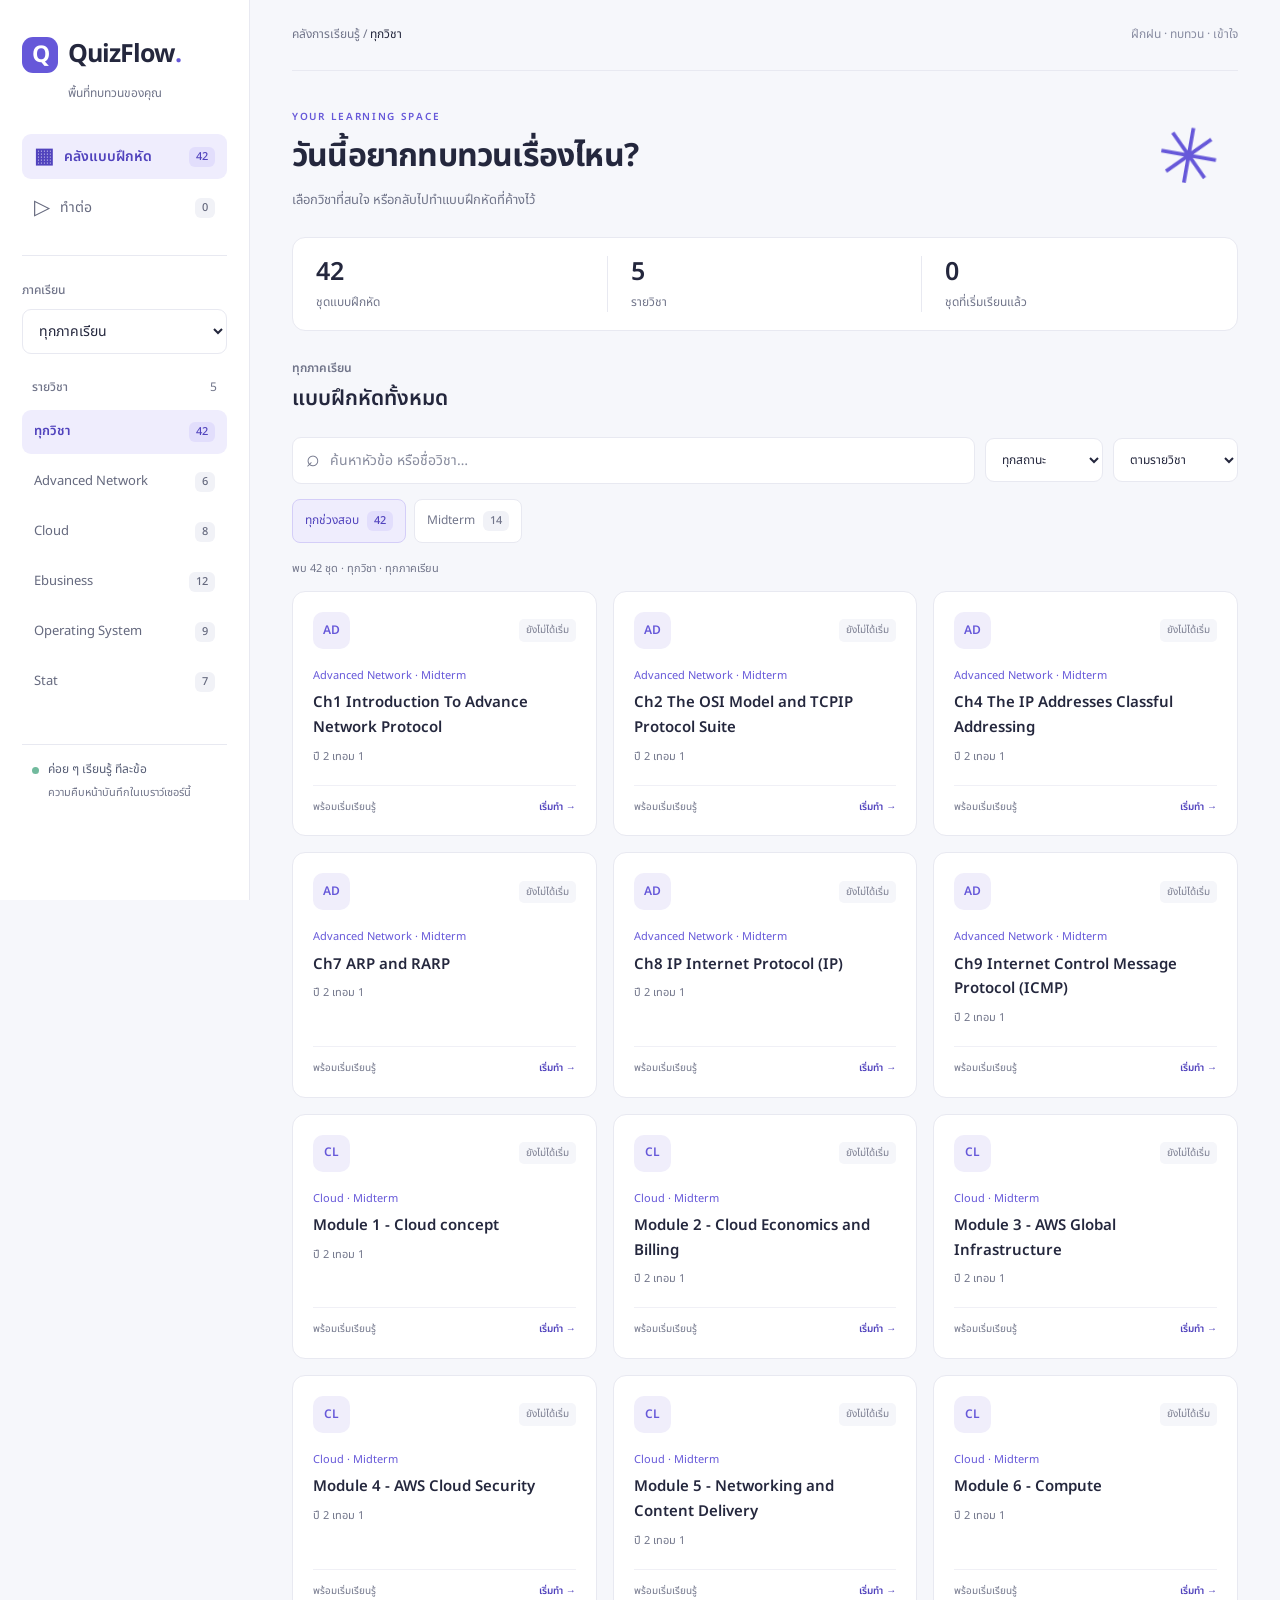
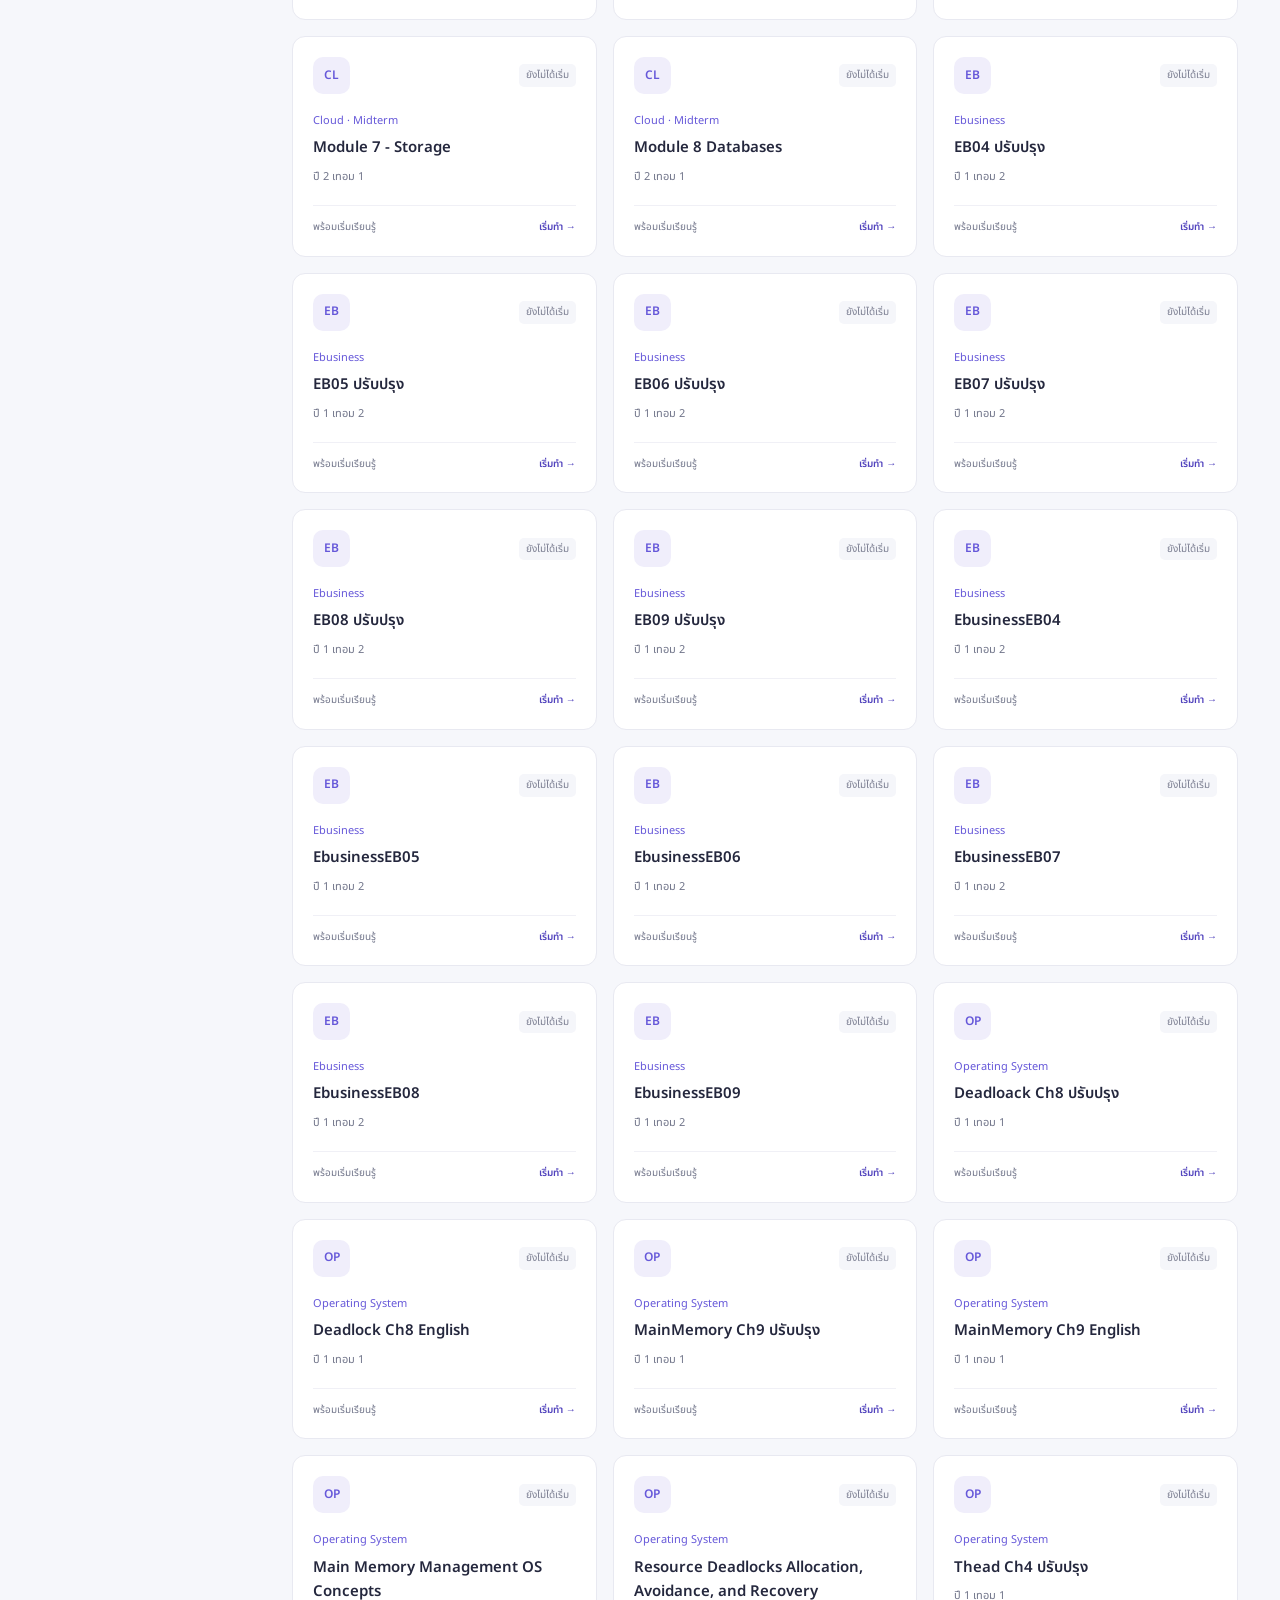
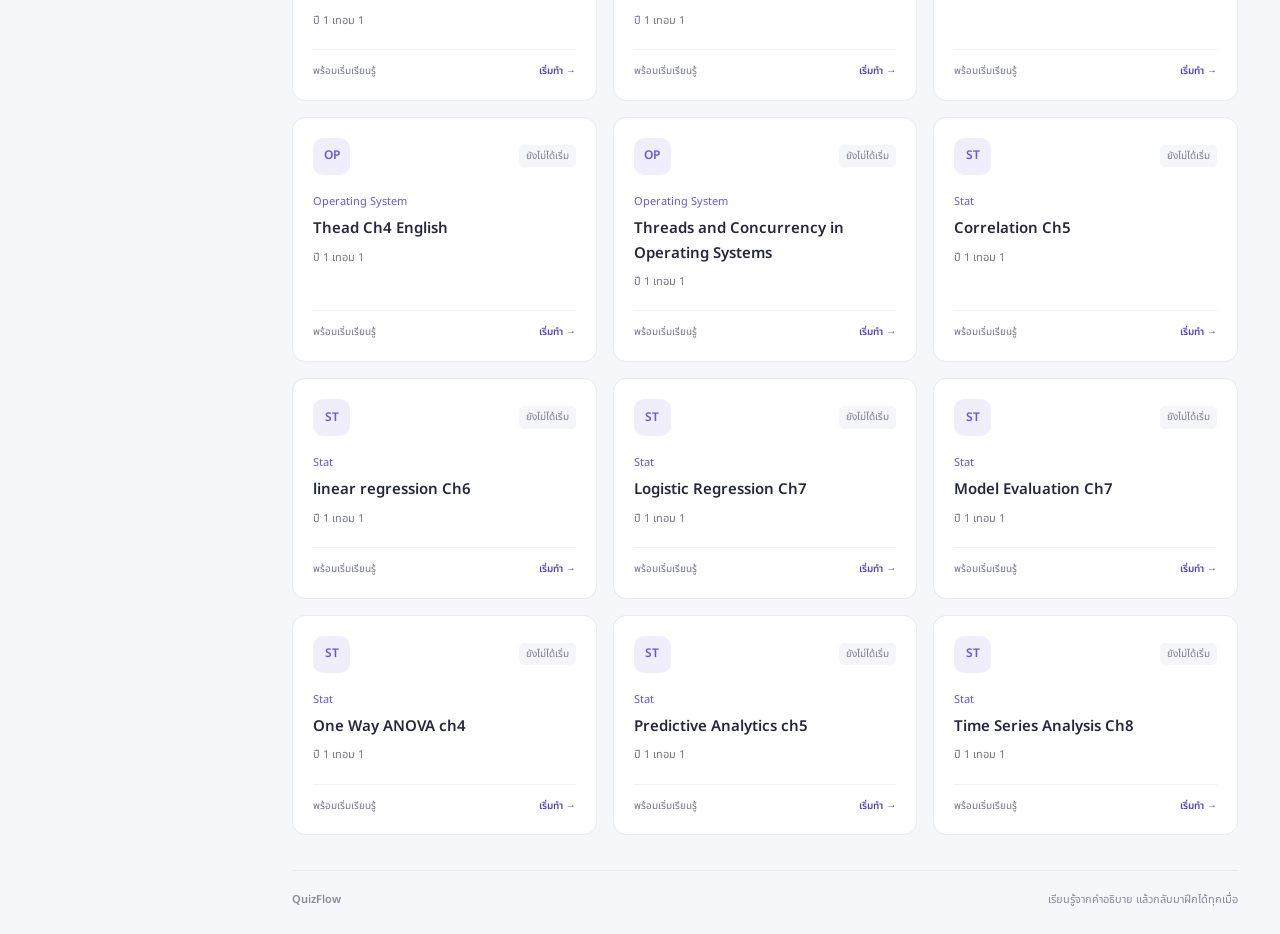
<file: index.html>
<!DOCTYPE html>
<html lang="th">
<head>
    <meta charset="UTF-8">
    <meta name="viewport" content="width=device-width, initial-scale=1.0">
    <meta name="theme-color" content="#f6f7fb">
    <title>QuizFlow — คลังแบบฝึกหัด</title>
    <link rel="stylesheet" href="style.css">
</head>
<body class="library-page">
    <a class="skip-link" href="#main-content">ข้ามไปยังแบบฝึกหัด</a>
    <div class="app-shell">
        <aside class="sidebar" aria-label="เมนูคลังแบบฝึกหัด">
            <a class="brand" href="index.html" aria-label="QuizFlow หน้าแรก"><span class="brand-mark" aria-hidden="true">Q</span>QuizFlow<span class="brand-dot">.</span></a>
            <p class="sidebar-caption">พื้นที่ทบทวนของคุณ</p>
            <nav class="primary-nav" aria-label="เมนูหลัก">
                <button class="nav-item active" id="view-all" aria-pressed="true"><span aria-hidden="true">▦</span> คลังแบบฝึกหัด <span class="nav-count" id="all-count">0</span></button>
                <button class="nav-item" id="view-continue" aria-pressed="false"><span aria-hidden="true">▷</span> ทำต่อ <span class="nav-count" id="continue-count">0</span></button>
            </nav>
            <div class="sidebar-divider"></div>
            <label class="menu-label" for="semester-select">ภาคเรียน</label>
            <select id="semester-select" disabled><option value="">ทุกภาคเรียน</option></select>
            <div class="subjects-heading"><h2 class="menu-label">รายวิชา</h2><span id="subject-count" class="muted"></span></div>
            <label class="sr-only" for="course-select">เลือกรายวิชา</label>
            <select id="course-select" class="mobile-course-select" disabled><option value="">ทุกวิชา</option></select>
            <nav id="subject-menu" class="subject-menu" aria-label="เลือกรายวิชา"></nav>
            <div class="sidebar-note"><span class="note-dot" aria-hidden="true"></span><div>ค่อย ๆ เรียนรู้ ทีละข้อ<p>ความคืบหน้าบันทึกในเบราว์เซอร์นี้</p></div></div>
        </aside>
        <main class="main-content" id="main-content">
            <header class="page-topbar"><span>คลังการเรียนรู้ / <span id="breadcrumb-current">ทุกวิชา</span></span><span class="topbar-note">ฝึกฝน · ทบทวน · เข้าใจ</span></header>
            <section class="library-intro" aria-labelledby="page-title"><div><p class="eyebrow">YOUR LEARNING SPACE</p><h1 id="page-title">วันนี้อยากทบทวนเรื่องไหน?</h1><p class="subtitle">เลือกวิชาที่สนใจ หรือกลับไปทำแบบฝึกหัดที่ค้างไว้</p></div><div class="intro-symbol" aria-hidden="true">✳</div></section>
            <section class="library-stats" aria-label="ภาพรวมการเรียนรู้"><div><span id="stat-quizzes">—</span><p>ชุดแบบฝึกหัด</p></div><div><span id="stat-subjects">—</span><p>รายวิชา</p></div><div><span id="stat-started">—</span><p>ชุดที่เริ่มเรียนแล้ว</p></div></section>
            <section id="resume-section" class="resume-section hidden" aria-labelledby="resume-title"></section>
            <section class="library-content" aria-labelledby="library-heading">
                <div class="section-heading"><div><p class="eyebrow" id="scope-label">ทุกภาคเรียน</p><h2 id="library-heading">แบบฝึกหัดทั้งหมด</h2></div><button id="clear-filters" class="text-button hidden">ล้างตัวกรอง</button></div>
                <div class="library-toolbar">
                    <div class="search-field"><span aria-hidden="true">⌕</span><label class="sr-only" for="quiz-search">ค้นหาหัวข้อหรือวิชาในรายการที่เลือก</label><input id="quiz-search" type="search" placeholder="ค้นหาหัวข้อ หรือชื่อวิชา…" autocomplete="off"></div>
                    <label class="sr-only" for="status-filter">สถานะแบบฝึกหัด</label><select id="status-filter"><option value="all">ทุกสถานะ</option><option value="new">ยังไม่ได้เริ่ม</option><option value="started">กำลังทำ</option><option value="completed">ทำครบแล้ว</option></select>
                    <label class="sr-only" for="sort-select">เรียงแบบฝึกหัด</label><select id="sort-select"><option value="default">ตามรายวิชา</option><option value="name">ชื่อ A–Z</option><option value="recent">ทำล่าสุดก่อน</option></select>
                </div>
                <div id="assessment-filters" class="assessment-filters" role="group" aria-label="ช่วงสอบ"></div>
                <p id="results-count" class="results-count" role="status" aria-live="polite"></p>
                <div id="quiz-library" class="quiz-library" aria-busy="true"><div class="empty-state">กำลังโหลดแบบฝึกหัด…</div></div>
            </section>
            <footer class="page-footer"><span>QuizFlow</span><p>เรียนรู้จากคำอธิบาย แล้วกลับมาฝึกได้ทุกเมื่อ</p></footer>
        </main>
    </div>
    <script src="storage.js"></script>
    <script src="library.js"></script>
</body>
</html>
</file>
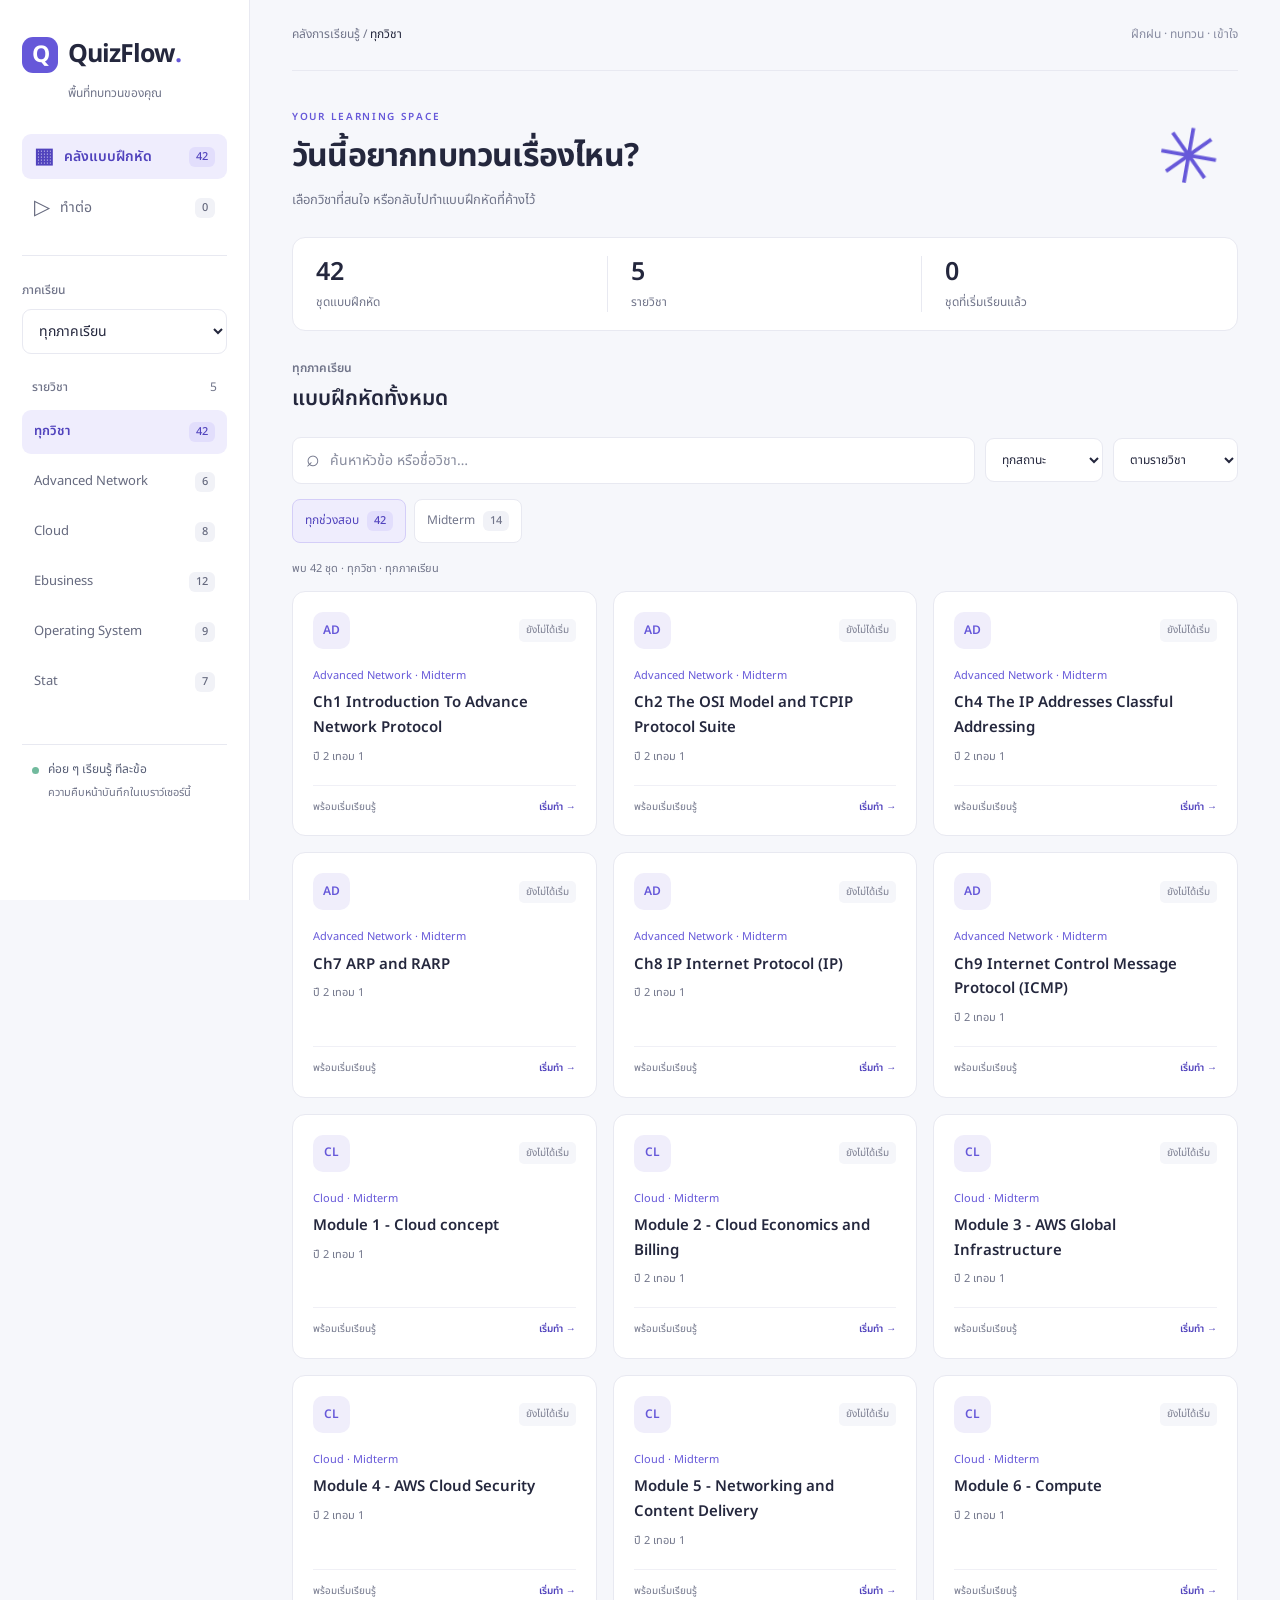
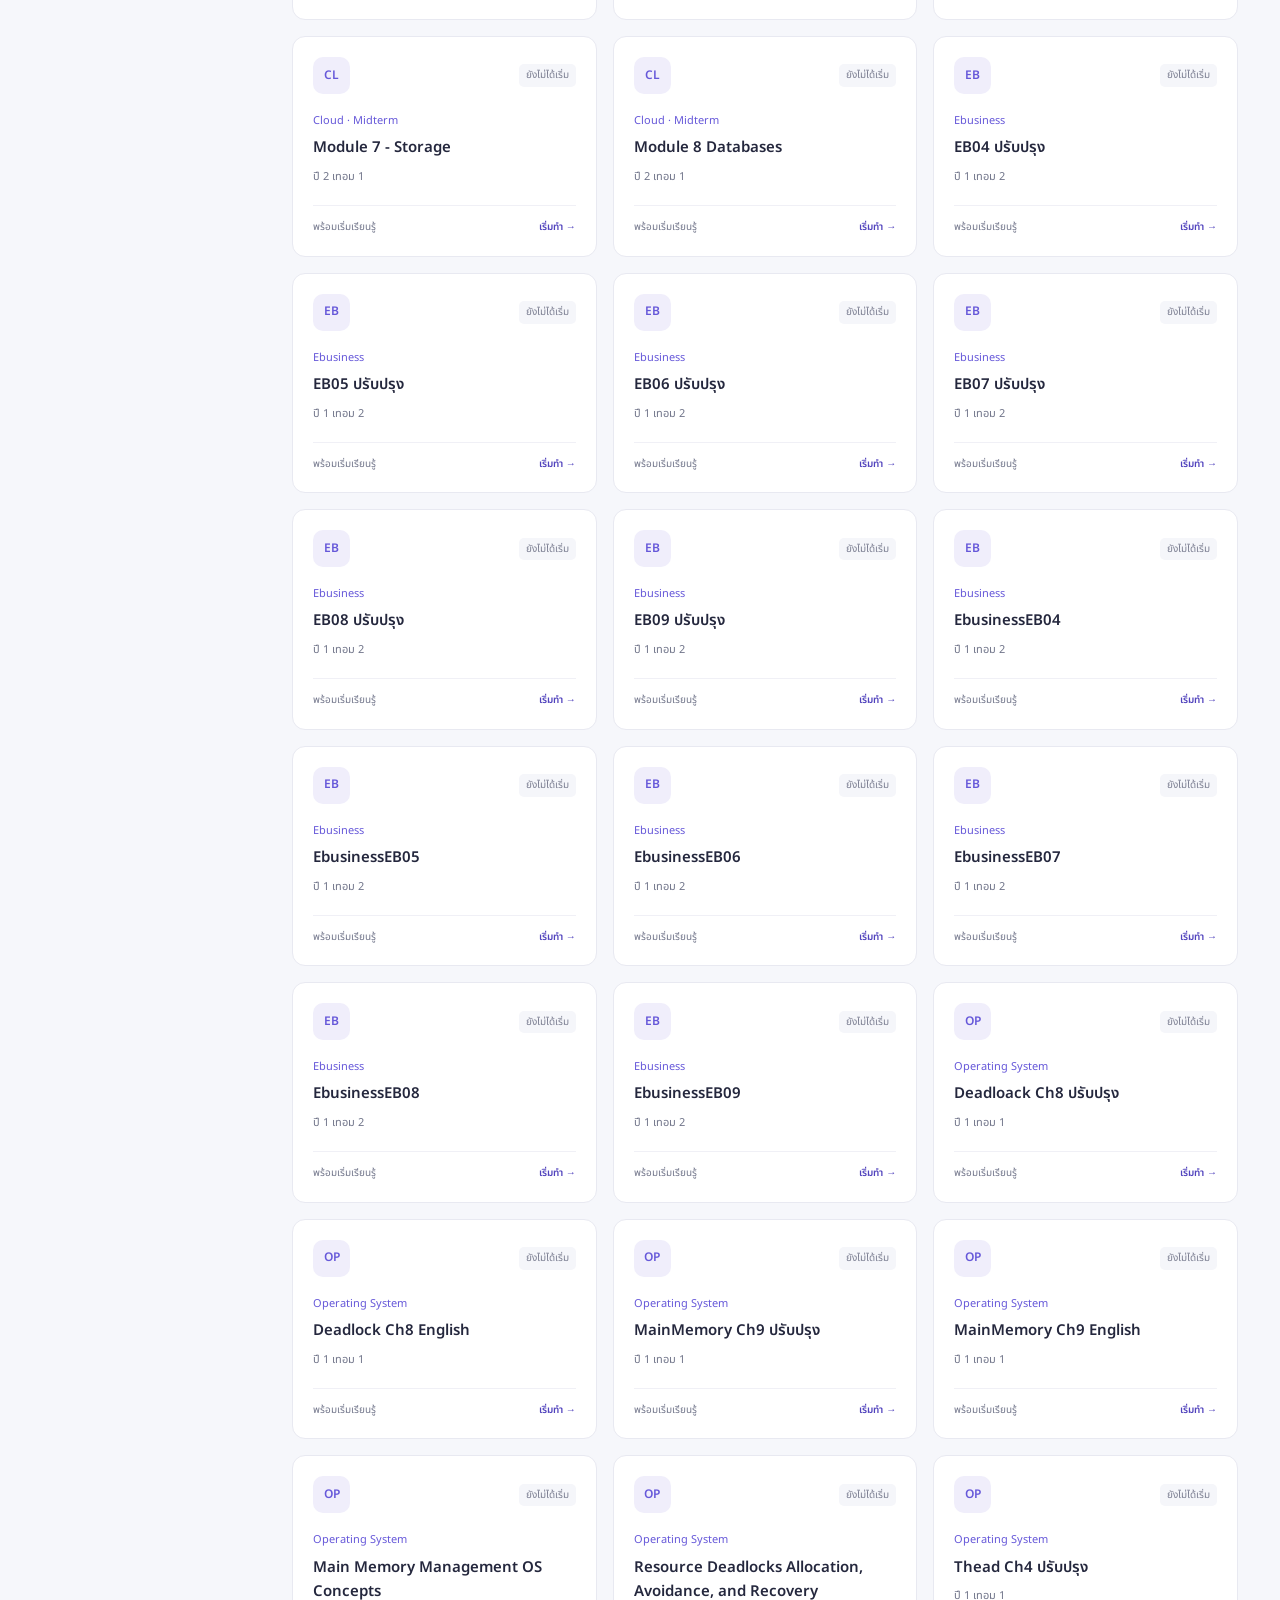
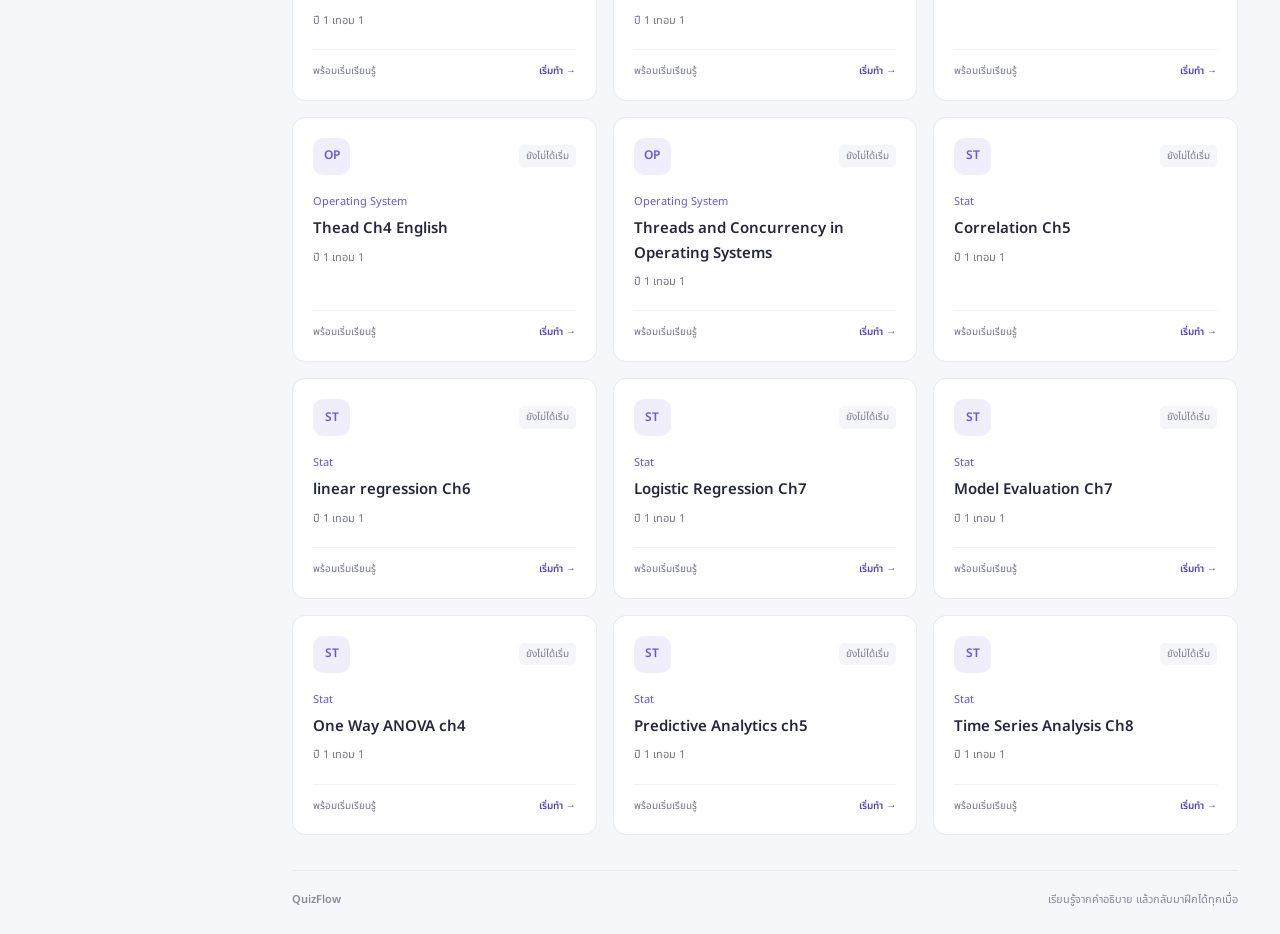
<file: quiz.html>
<!DOCTYPE html>
<html lang="th">
<head>
    <meta charset="UTF-8">
    <meta name="viewport" content="width=device-width, initial-scale=1.0">
    <title>QuizFlow — แบบฝึกหัด</title>
    <link rel="stylesheet" href="style.css">
</head>
<body class="quiz-page">
    <a class="skip-link" href="#quiz-container">ข้ามไปยังคำถาม</a>
    <div class="quiz-shell">
        <header class="quiz-topbar"><a class="brand" href="index.html"><span class="brand-mark" aria-hidden="true">Q</span>QuizFlow<span class="brand-dot">.</span></a><button id="back-btn" class="btn-secondary">← กลับคลังแบบฝึกหัด</button></header>
        <nav class="breadcrumb" aria-label="ตำแหน่งปัจจุบัน"><a href="index.html">คลังแบบฝึกหัด</a><span aria-hidden="true">/</span><span id="quiz-context">แบบฝึกหัด</span></nav>
        <header class="quiz-header">
            <div><p class="eyebrow">LEARN AT YOUR OWN PACE</p><h1 id="quiz-title">กำลังโหลด…</h1></div>
            <details class="quiz-settings" id="quiz-settings"><summary>⚙ ตั้งค่าการฝึก</summary><div class="settings-panel"><p class="menu-label">รูปแบบการฝึก</p><button id="shuffle-questions-btn" class="setting-toggle" aria-pressed="false" disabled>สลับลำดับคำถาม <span>ปิด</span></button><button id="shuffle-btn" class="setting-toggle" aria-pressed="false" disabled>สลับตัวเลือกคำตอบ <span>ปิด</span></button><p class="settings-hint">เปลี่ยนลำดับคำถามจะกลับไปข้อแรก โดยเก็บคำตอบที่ทำแล้ว</p><button id="reset-btn" class="btn-reset" disabled>เริ่มชุดนี้ใหม่</button></div></details>
        </header>
        <div class="progress-label"><span id="progress-text" role="status">กำลังเตรียมแบบฝึกหัด</span><span id="save-notice">บันทึกความคืบหน้าอัตโนมัติ</span></div>
        <div class="progress-bar" role="progressbar" aria-label="จำนวนข้อที่ตอบแล้ว" aria-valuemin="0" aria-valuemax="100" aria-valuenow="0"><div id="progress-fill" class="progress-fill"></div></div>
        <main>
            <div id="quiz-container" class="quiz-container"><div class="loading">กำลังโหลดข้อสอบ…</div></div>
            <div id="result-container" class="result-container hidden"><p class="eyebrow">PRACTICE COMPLETE</p><h2 tabindex="-1" id="result-title">ทบทวนครบแล้ว!</h2><div id="score-display" class="score-display"></div><p class="result-note">กลับมาฝึกอีกครั้ง เพื่อเข้าใจได้มากขึ้น</p><div class="result-actions"><button id="retry-btn" class="btn-primary">ฝึกชุดนี้อีกครั้ง</button><button id="home-btn" class="btn-secondary">กลับคลังแบบฝึกหัด</button></div></div>
        </main>
        <p class="quiz-footer">ตอบทีละข้อ เรียนรู้จากคำอธิบาย แล้วค่อยไปต่อ</p>
    </div>
    <script src="storage.js"></script>
    <script src="quiz.js"></script>
</body>
</html>
</file>
<file: style.css>
@import url('https://fonts.googleapis.com/css2?family=Noto+Sans+Thai:wght@400;500;600;700&display=swap');
:root { --ink:#24273d; --muted:#71758a; --accent:#6658d9; --accent-dark:#5143bd; --accent-light:#efedfd; --border:#e8e9f1; --surface:#fff; --background:#f6f7fb; }
* { box-sizing:border-box; margin:0; padding:0; }
body { font-family:'Noto Sans Thai','Segoe UI',sans-serif; color:var(--ink); background:var(--background); font-size:14px; line-height:1.65; }
button,input,select,summary { font:inherit; }
button,select,summary { cursor:pointer; }
a { color:inherit; text-decoration:none; }
button,a,input,select,summary { -webkit-tap-highlight-color:transparent; }
:focus-visible { outline:3px solid var(--accent); outline-offset:4px; }
button { border:0; }
button:disabled { cursor:wait; opacity:.55; }
.hidden { display:none !important; }
.sr-only { position:absolute; width:1px; height:1px; padding:0; overflow:hidden; clip:rect(0,0,0,0); white-space:nowrap; border:0; }
.skip-link { position:fixed; left:16px; top:-100px; background:var(--ink); color:white; padding:12px 20px; border-radius:8px; z-index:20; }
.skip-link:focus { top:12px; }
.muted { color:var(--muted); }
.app-shell { display:grid; grid-template-columns:250px minmax(0,1fr); min-height:100vh; max-width:1680px; margin:auto; }
.sidebar { background:var(--surface); border-right:1px solid var(--border); padding:34px 22px; display:flex; flex-direction:column; align-self:start; position:sticky; top:0; min-height:100vh; }
.brand { display:inline-flex; align-items:center; gap:10px; font-size:25px; font-weight:700; letter-spacing:-1px; width:fit-content; }
.brand-mark { display:grid; place-items:center; width:36px; height:36px; background:var(--accent); color:white; border-radius:11px; font-size:23px; }
.brand-dot { color:var(--accent); margin-left:-9px; }
.sidebar-caption { color:var(--muted); font-size:12px; margin:9px 0 30px 46px; }
.primary-nav,.subject-menu { display:flex; flex-direction:column; gap:6px; }
.nav-item,.subject-item { display:flex; align-items:center; gap:10px; width:100%; text-align:left; padding:11px 12px; border-radius:9px; background:transparent; color:#65697e; min-height:44px; }
.nav-item > span:first-child { font-size:21px; line-height:1; }
.nav-item:hover,.subject-item:hover { background:#f6f5fc; }
.nav-item.active,.subject-item.active { background:var(--accent-light); color:var(--accent-dark); font-weight:600; }
.nav-count { margin-left:auto; font-size:11px; background:#f1f2f7; border-radius:6px; padding:1px 7px; flex-shrink:0; font-weight:500; }
.active .nav-count { background:#e2defc; color:var(--accent-dark); }
.sidebar-divider { height:1px; background:var(--border); margin:25px 0; }
.menu-label { font-size:12px; color:var(--muted); font-weight:500; }
select { background:white; border:1px solid var(--border); border-radius:9px; padding:10px 32px 10px 12px; color:var(--ink); max-width:100%; min-height:44px; }
.sidebar select { margin-top:8px; width:100%; }
.mobile-course-select { display:none; }
.subjects-heading { display:flex; justify-content:space-between; margin:24px 10px 12px; font-size:12px; }
.subject-item { font-size:13px; }
.subject-item > span:first-child { overflow-wrap:anywhere; }
.sidebar-note { display:flex; gap:9px; margin-top:40px; padding:15px 10px 0; border-top:1px solid var(--border); font-size:12px; color:#555c74; }
.sidebar-note p { margin-top:4px; font-size:11px; color:var(--muted); }
.note-dot { background:#71ba9d; width:7px; height:7px; border-radius:50%; margin-top:7px; flex-shrink:0; }
.main-content { padding:0 42px; min-width:0; }
.page-topbar { display:flex; justify-content:space-between; gap:15px; padding:25px 0; border-bottom:1px solid var(--border); color:var(--muted); font-size:12px; }
#breadcrumb-current { color:var(--ink); }
.topbar-note { color:#898da2; }
.library-intro { display:flex; align-items:center; justify-content:space-between; gap:20px; padding:38px 0 26px; }
.eyebrow { color:var(--accent); font-size:10px; letter-spacing:1.7px; font-weight:600; margin-bottom:8px; }
h1 { font-size:clamp(24px,2.5vw,34px); letter-spacing:-.8px; line-height:1.45; }
.subtitle { color:var(--muted); margin-top:10px; font-size:13px; }
.intro-symbol { color:var(--accent); font-size:76px; line-height:1; width:100px; text-align:center; transform:rotate(10deg); }
.library-stats { display:grid; grid-template-columns:repeat(3,1fr); border:1px solid var(--border); background:white; border-radius:13px; margin-bottom:28px; padding:18px 0; }
.library-stats > div { padding:0 23px; border-right:1px solid var(--border); }
.library-stats > div:last-child { border:0; }
.library-stats span { font-size:25px; font-weight:600; line-height:1.3; }
.library-stats p { font-size:12px; color:var(--muted); margin-top:4px; }
.resume-section { display:flex; justify-content:space-between; align-items:center; gap:20px; background:#eeecfd; border:1px solid #dfdbfb; border-radius:13px; padding:21px 24px; margin-bottom:30px; }
.resume-section h2 { font-size:17px; overflow-wrap:anywhere; }
.resume-section p:last-child { color:#716997; font-size:12px; margin-top:5px; }
.resume-section > div { min-width:0; }
.section-heading { display:flex; align-items:center; justify-content:space-between; gap:14px; margin-bottom:20px; }
.section-heading h2 { font-size:21px; font-weight:600; }
.section-heading .eyebrow { color:var(--muted); letter-spacing:0; font-size:12px; margin-bottom:3px; }
.text-button { color:var(--accent-dark); background:transparent; font-size:12px; padding:10px 0; }
.library-toolbar { display:flex; align-items:center; gap:10px; }
.search-field { display:flex; align-items:center; gap:10px; background:white; border:1px solid var(--border); border-radius:9px; padding:0 13px; flex:1; min-width:0; }
.search-field > span { color:var(--muted); font-size:23px; }
.search-field input { width:100%; min-width:0; background:transparent; border:0; padding:11px 0; color:var(--ink); }
.search-field:focus-within { outline:2px solid var(--accent); outline-offset:2px; }
.search-field input:focus-visible { outline:0; }
input::placeholder { color:#878b9d; }
.library-toolbar select { font-size:12px; }
.assessment-filters { display:flex; flex-wrap:wrap; gap:8px; margin-top:15px; }
.assessment-filters:empty { display:none; }
.filter-chip { display:flex; align-items:center; gap:8px; border:1px solid var(--border); background:white; border-radius:8px; padding:8px 12px; color:var(--muted); font-size:12px; min-height:44px; }
.filter-chip.active { background:var(--accent-light); color:var(--accent-dark); border-color:#d4cef8; }
.results-count { color:var(--muted); font-size:11px; margin:17px 0 13px; }
.quiz-library { display:grid; grid-template-columns:repeat(3,minmax(0,1fr)); gap:16px; }
.quiz-card { background:white; border:1px solid var(--border); border-radius:13px; padding:20px; display:flex; flex-direction:column; transition:transform .18s,box-shadow .18s,border-color .18s; }
.quiz-card:hover { transform:translateY(-3px); border-color:#c9c1f6; box-shadow:0 8px 24px #3431590b; }
.card-top { display:flex; justify-content:space-between; align-items:center; gap:8px; margin-bottom:18px; }
.course-icon { display:grid; place-items:center; width:37px; height:37px; background:#f0eefb; color:var(--accent); border-radius:10px; font-size:12px; font-weight:600; }
.status-badge { font-size:10px; color:#7b7e91; background:#f5f6fa; border-radius:5px; padding:3px 7px; }
.status-badge.started { background:#fff3dc; color:#946517; }
.status-badge.completed { background:#e8f6ee; color:#287647; }
.card-metadata { font-size:11px; color:var(--accent); margin-bottom:6px; }
.quiz-card h3 { font-size:15px; font-weight:600; line-height:1.65; overflow-wrap:anywhere; }
.card-semester { color:var(--muted); font-size:11px; margin:7px 0 19px; }
.card-bottom { display:flex; justify-content:space-between; gap:8px; padding-top:13px; border-top:1px solid #f0f0f6; margin-top:auto; font-size:10px; color:var(--muted); }
.card-action { color:var(--accent-dark); font-weight:600; flex-shrink:0; }
.empty-state { grid-column:1/-1; text-align:center; padding:45px 20px; background:white; border:1px dashed #d6d5e4; border-radius:13px; color:var(--muted); }
.empty-state h3 { font-size:17px; color:var(--ink); }
.empty-state p { margin:10px 0 20px; }
.page-footer { display:flex; justify-content:space-between; gap:15px; margin:35px 0 25px; padding-top:20px; border-top:1px solid var(--border); font-size:11px; color:#85899e; }
.page-footer > span { font-weight:600; }
.btn-primary,.btn-secondary { display:inline-flex; justify-content:center; align-items:center; gap:8px; padding:11px 19px; border-radius:9px; min-height:44px; font-size:13px; text-align:center; font-weight:500; }
.btn-primary { background:var(--accent); color:white; }
.btn-primary:hover { background:var(--accent-dark); }
.btn-secondary { background:white; color:#62667c; border:1px solid var(--border); }
.btn-secondary:hover { background:#f0eefb; }
.resume-section .btn-primary { flex-shrink:0; }
/* Quiz: make the question primary and place occasional actions in a disclosure. */
.quiz-shell { max-width:890px; padding:0 24px; margin:auto; }
.quiz-topbar { display:flex; justify-content:space-between; align-items:center; gap:15px; padding:25px 0; border-bottom:1px solid var(--border); }
.breadcrumb { display:flex; gap:10px; color:var(--muted); font-size:12px; margin:25px 0 20px; flex-wrap:wrap; }
.breadcrumb a:hover { color:var(--accent); }
.quiz-header { display:flex; align-items:flex-start; justify-content:space-between; gap:20px; margin-bottom:25px; }
.quiz-header > div { min-width:0; }
.quiz-header h1 { font-size:clamp(21px,3vw,28px); overflow-wrap:anywhere; }
.quiz-settings { position:relative; flex-shrink:0; }
.quiz-settings summary { border:1px solid var(--border); background:white; border-radius:9px; padding:10px 14px; font-size:12px; min-height:44px; list-style:none; }
.quiz-settings summary::-webkit-details-marker { display:none; }
.quiz-settings[open] summary { border-color:#c9c1f6; color:var(--accent-dark); }
.settings-panel { position:absolute; top:54px; right:0; width:280px; padding:18px; border:1px solid var(--border); box-shadow:0 15px 45px #24273d18; background:white; border-radius:12px; z-index:5; }
.setting-toggle { display:flex; align-items:center; justify-content:space-between; width:100%; gap:10px; padding:12px 0; background:transparent; font-size:12px; color:var(--ink); }
.setting-toggle > span { border-radius:6px; padding:2px 9px; background:#eef0f5; color:var(--muted); }
.setting-toggle.active > span { background:var(--accent-light); color:var(--accent-dark); }
.settings-hint { color:var(--muted); font-size:11px; border-bottom:1px solid var(--border); padding:8px 0 15px; }
.btn-reset { color:#b4484d; background:#fff4f4; padding:10px 15px; margin-top:15px; border-radius:8px; width:100%; min-height:44px; font-size:12px; }
.progress-label { display:flex; justify-content:space-between; gap:12px; color:var(--muted); font-size:11px; margin-bottom:9px; flex-wrap:wrap; }
.progress-bar { height:6px; background:#e7e5f3; border-radius:5px; overflow:hidden; margin-bottom:25px; }
.progress-fill { height:100%; width:0; background:var(--accent); transition:width .2s; }
.quiz-container,.result-container { background:white; border:1px solid var(--border); padding:32px; border-radius:15px; }
.question-number { font-size:12px; color:var(--accent); margin-bottom:13px; font-weight:600; }
.question-text { font-size:19px; font-weight:500; line-height:1.8; overflow-wrap:anywhere; margin-bottom:25px; }
.answers { display:flex; flex-direction:column; gap:12px; }
.answer-btn { text-align:left; display:flex; align-items:flex-start; gap:13px; background:#fcfcfe; color:var(--ink); border:1px solid #e2e3ec; border-radius:10px; padding:15px 16px; line-height:1.7; overflow-wrap:anywhere; }
.answer-letter { border:1px solid #dcdde8; border-radius:6px; width:26px; height:26px; text-align:center; font-size:11px; flex-shrink:0; color:var(--muted); }
.answer-btn:hover:not(:disabled) { border-color:var(--accent); background:#f7f5ff; }
.answer-btn:disabled { opacity:1; cursor:default; }
.answer-btn.correct { background:#eff9f3; border-color:#70b58b; }
.answer-btn.incorrect { background:#fff3f3; border-color:#db8d8d; }
.answer-verdict { display:block; font-size:11px; font-weight:600; margin-top:4px; }
.correct .answer-verdict { color:#287647; }
.incorrect .answer-verdict { color:#af4148; }
.explanation { border:1px solid #dfdaf9; background:#f7f5ff; border-radius:10px; padding:18px; margin-top:22px; }
.explanation-title { color:var(--accent-dark); font-weight:600; font-size:13px; margin-bottom:7px; }
.explanation-text { line-height:1.8; font-size:13px; color:#626078; overflow-wrap:anywhere; }
.quiz-actions { display:flex; justify-content:space-between; gap:12px; border-top:1px solid var(--border); padding-top:22px; margin-top:25px; }
.quiz-actions .btn-primary { margin-left:auto; }
.quiz-hint { font-size:12px; color:var(--muted); align-self:center; }
.quiz-footer { text-align:center; color:var(--muted); font-size:11px; padding:24px 0; }
.loading { text-align:center; color:var(--muted); padding:25px 10px; }
.result-container { text-align:center; padding:45px 24px; }
.result-container h2 { font-size:27px; }
.score-percentage { font-size:72px; font-weight:700; color:var(--accent); margin-top:15px; line-height:1.4; }
.score-detail { color:var(--muted); }
.result-note { font-size:13px; margin:20px 0 25px; color:var(--muted); }
.result-actions { display:flex; gap:12px; justify-content:center; flex-wrap:wrap; }
@media (min-width:1450px) { .main-content { padding:0 65px; } }
@media (max-width:1150px) { .app-shell { grid-template-columns:225px minmax(0,1fr); } .sidebar { padding:30px 17px; } .main-content { padding:0 28px; } .quiz-library { grid-template-columns:repeat(2,minmax(0,1fr)); } }
@media (max-width:760px) {
    .app-shell { display:block; }
    .sidebar { position:static; min-height:0; padding:20px; border-right:0; border-bottom:1px solid var(--border); }
    .brand { font-size:22px; }
    .sidebar-caption,.sidebar-note,.sidebar-divider { display:none; }
    .primary-nav { flex-direction:row; margin:20px 0; }
    .nav-item { flex:1; font-size:12px; }
    .subjects-heading { margin:18px 0 10px; }
    .subject-menu { display:none; }
    .mobile-course-select { display:block; }
    .subject-item { width:auto; border:1px solid var(--border); padding:9px 12px; gap:10px; }
    .subject-item.active { border-color:#d4cef8; }
    .main-content { padding:0 20px; }
    .page-topbar { padding:17px 0; }
    .topbar-note { display:none; }
    .library-intro { padding:27px 0 22px; }
    .intro-symbol { font-size:55px; width:55px; }
    h1 { font-size:25px; }
    .library-stats > div { padding:0 15px; }
    .library-stats span { font-size:22px; }
    .library-toolbar { flex-wrap:wrap; }
    .search-field { flex:1 0 100%; }
    .library-toolbar select { flex:1; min-width:0; }
    .quiz-card { padding:17px; }
    .page-footer { flex-direction:column; gap:3px; }
    .quiz-header { flex-wrap:wrap; }
    .quiz-settings { margin-left:auto; }
    .quiz-container { padding:24px; }
    .question-text { font-size:17px; }
}
@media (max-width:480px) {
    .quiz-library { grid-template-columns:1fr; }
    .intro-symbol { display:none; }
    .library-stats p { font-size:10px; }
    .library-stats > div { padding:0 12px; }
    .resume-section { align-items:flex-start; padding:18px; flex-direction:column; gap:15px; }
    .resume-section .btn-primary { width:100%; }
    .quiz-shell { padding:0 16px; }
    .quiz-topbar .brand { font-size:19px; gap:7px; }
    .quiz-topbar .brand-mark { width:30px; height:30px; font-size:20px; }
    .quiz-topbar .btn-secondary { font-size:11px; padding:10px; }
    .quiz-container { padding:20px 16px; }
    .answer-btn { padding:13px 12px; font-size:13px; gap:10px; }
    .quiz-hint { font-size:11px; }
    .settings-panel { width:min(280px,calc(100vw - 32px)); }
}
@media (prefers-reduced-motion:reduce) { *,*::before,*::after { transition:none !important; } }
</file>
